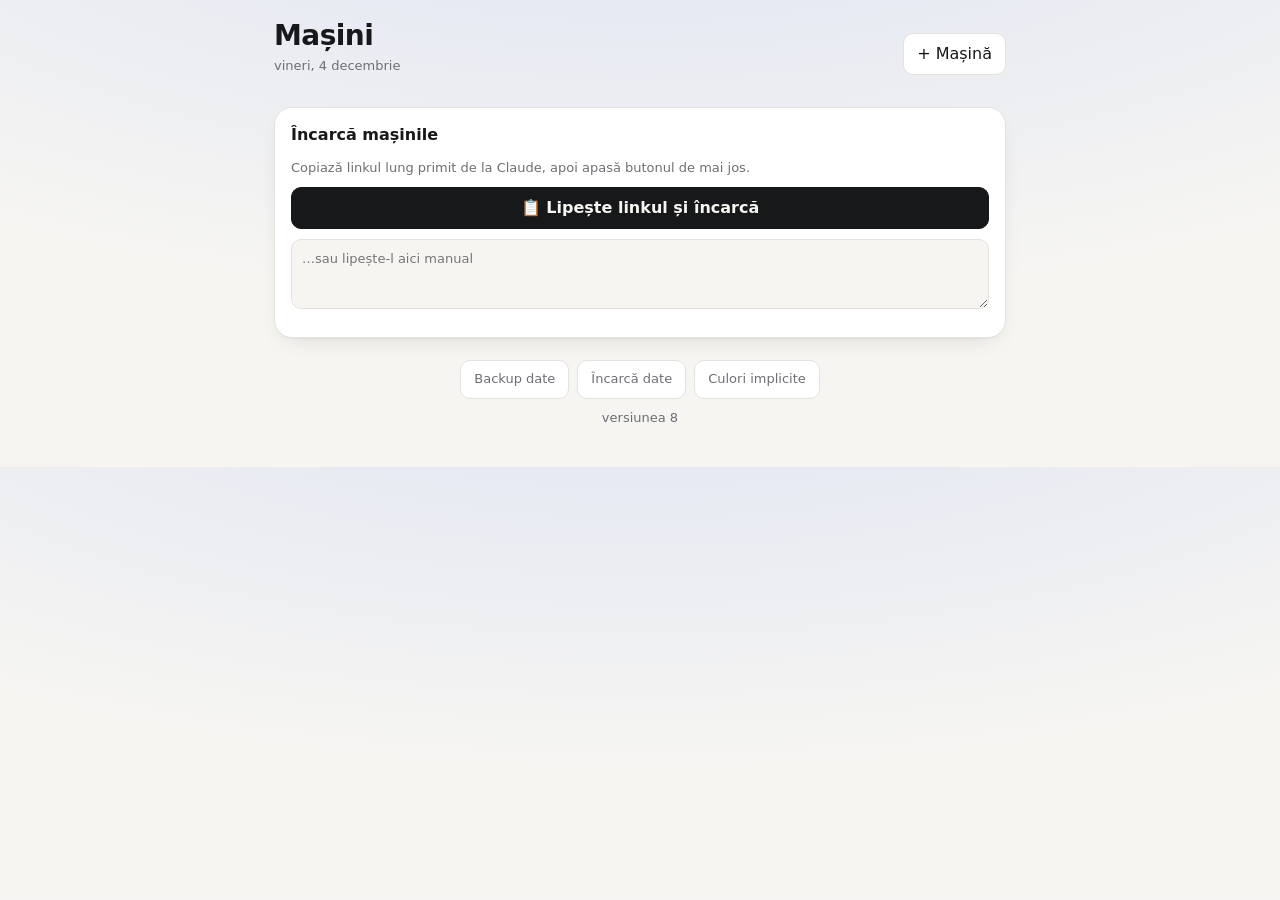
<file: index.html>
<!DOCTYPE html>
<html lang="ro">
<head>
<meta charset="utf-8">
<meta name="viewport" content="width=device-width, initial-scale=1, viewport-fit=cover">
<title>Mașini</title>
<meta name="apple-mobile-web-app-capable" content="yes">
<meta name="mobile-web-app-capable" content="yes">
<meta name="apple-mobile-web-app-status-bar-style" content="black-translucent">
<meta name="apple-mobile-web-app-title" content="Mașini">
<meta name="theme-color" content="#17181a">
<link rel="apple-touch-icon" href="icon-180.png">
<link rel="icon" href="icon-180.png">
<link rel="manifest" href="manifest.webmanifest">
<style>
  :root{
    --bg:#f6f5f2; --card:#fff; --ink:#17181a; --mut:#6d6f74; --line:#e4e2dc;
    --red:#c2321f; --redbg:#fbe9e5; --amb:#a66300; --ambbg:#fdf1dc; --ok:#2d6a3e; --okbg:#e7f2ea; --r:14px;
  }
  @media (prefers-color-scheme:dark){
    :root{--bg:#121314;--card:#1c1d1f;--ink:#ecebe8;--mut:#9a9ca1;--line:#2c2d30;
      --red:#ff7a66;--redbg:#3a1d18;--amb:#f2b453;--ambbg:#33280f;--ok:#7fcf93;--okbg:#17291c;}
  }
  *{box-sizing:border-box;-webkit-tap-highlight-color:transparent}
  body{margin:0;background:var(--bg);color:var(--ink);font:16px/1.4 -apple-system,BlinkMacSystemFont,"SF Pro Text",Inter,system-ui,sans-serif;-webkit-font-smoothing:antialiased}
  .wrap{max-width:760px;margin:0 auto;padding:calc(16px + env(safe-area-inset-top)) 14px calc(40px + env(safe-area-inset-bottom))}
  header{display:flex;align-items:flex-end;justify-content:space-between;gap:12px;margin-bottom:16px}
  h1{font-size:28px;letter-spacing:-.02em;margin:0}
  .sub{color:var(--mut);font-size:13px;margin-top:2px}
  button{font:inherit;cursor:pointer;border-radius:10px;border:1px solid var(--line);background:var(--card);color:var(--ink);padding:9px 13px}
  button.pri{background:var(--ink);color:var(--bg);border-color:var(--ink);font-weight:600}
  .urg{background:var(--card);border:1px solid var(--line);border-radius:var(--r);padding:12px 14px;margin-bottom:16px}
  .urg h2{font-size:12px;text-transform:uppercase;letter-spacing:.06em;color:var(--mut);margin:0 0 6px;font-weight:600}
  .urg ul{list-style:none;margin:0;padding:0}
  .urg li{display:flex;justify-content:space-between;align-items:center;gap:10px;padding:7px 0;border-top:1px solid var(--line);font-size:15px}
  .urg li:first-child{border-top:0}
  .plate{font-family:ui-monospace,"SF Mono",Menlo,monospace;font-weight:700;letter-spacing:.02em}
  .grid{display:grid;gap:14px}
  .car{background:var(--card);border:1px solid var(--line);border-radius:var(--r);overflow:hidden}
  .car-h{display:flex;align-items:center;padding:14px 14px 8px}
  .car-h .plate{font-size:17px;border:1.5px solid var(--ink);border-radius:6px;padding:1px 8px}
  .car-h .nm{color:var(--mut);font-size:15px;margin-left:10px}
  .vin{font-family:ui-monospace,Menlo,monospace;font-size:11px;color:var(--mut);padding:0 14px 8px}
  .row{display:grid;grid-template-columns:84px 1fr auto;align-items:center;gap:10px;padding:12px 14px;border-top:1px solid var(--line);cursor:pointer}
  .row:active{background:color-mix(in srgb,var(--ink) 5%,transparent)}
  .row .k{font-weight:600;font-size:15px}
  .row .v{font-size:15px}
  .row .n{color:var(--mut);font-size:12px}
  .pill{font-size:12px;font-weight:600;padding:3px 9px;border-radius:999px;white-space:nowrap}
  .p-red{background:var(--redbg);color:var(--red)} .p-amb{background:var(--ambbg);color:var(--amb)}
  .p-ok{background:var(--okbg);color:var(--ok)} .p-mut{background:color-mix(in srgb,var(--ink) 7%,transparent);color:var(--mut)}
  .ed{padding:12px 14px 14px;border-top:1px dashed var(--line);display:grid;gap:10px;background:color-mix(in srgb,var(--ink) 2%,transparent)}
  .ed label{display:grid;gap:4px;font-size:12px;color:var(--mut)}
  .ed input{font:inherit;font-size:16px;color:var(--ink);background:var(--card);border:1px solid var(--line);border-radius:9px;padding:9px 10px;width:100%;min-width:0}
  .two{display:grid;grid-template-columns:1fr 1fr;gap:10px}
  .acts{display:flex;gap:8px;justify-content:flex-end;flex-wrap:wrap}
  .chk{display:flex!important;align-items:center;gap:8px!important;color:var(--ink)!important;font-size:14px!important}
  .chk input{width:auto}
  .msg{font-size:13px;color:var(--ok)}
  .state{color:var(--mut);text-align:center;padding:30px 0}
  .foot{display:flex;gap:8px;justify-content:center;flex-wrap:wrap;margin-top:22px}
  .foot button{font-size:13px;color:var(--mut)}
  .sheet{position:fixed;inset:0;background:rgba(0,0,0,.4);display:none;align-items:flex-end;justify-content:center;z-index:9}
  .sheet.on{display:flex}
  .sheet .box{background:var(--card);border-radius:18px 18px 0 0;padding:18px 16px calc(18px + env(safe-area-inset-bottom));width:100%;max-width:520px;display:grid;gap:10px}
  .sheet input,.sheet textarea{font:inherit;font-size:16px;color:var(--ink);background:var(--bg);border:1px solid var(--line);border-radius:9px;padding:9px 10px;width:100%}
  .sheet textarea{min-height:110px;font-family:ui-monospace,Menlo,monospace;font-size:12px}

  /* ---- v2 look ---- */
  body{background:radial-gradient(1200px 500px at 50% -200px, color-mix(in srgb,#3b6cf6 14%,var(--bg)), var(--bg))}
  .tiles{display:grid;grid-template-columns:repeat(3,1fr);gap:10px;margin-bottom:16px}
  .tile{background:var(--card);border:1px solid var(--line);border-radius:14px;padding:12px;display:grid;gap:2px}
  .tile b{font-size:26px;line-height:1;letter-spacing:-.02em}
  .tile span{font-size:12px;color:var(--mut)}
  .tile.t-red b{color:var(--red)} .tile.t-amb b{color:var(--amb)} .tile.t-ok b{color:var(--ok)}
  .car{border-radius:18px;box-shadow:0 1px 0 rgba(0,0,0,.02),0 8px 24px -12px rgba(0,0,0,.18)}
  .hero{position:relative;height:160px;overflow:hidden;display:flex;align-items:flex-end;background:var(--g)}
  .hero img.ph{position:absolute;inset:0;width:100%;height:100%;object-fit:cover}
  .hero svg.sil{position:absolute;right:-10px;bottom:4px;width:62%;height:auto;opacity:.95}
  .hero::after{content:"";position:absolute;inset:0;background:linear-gradient(90deg,rgba(0,0,0,.45),rgba(0,0,0,0) 55%)}
  .hero .hc{position:relative;z-index:1;padding:12px 14px;display:flex;align-items:flex-end;justify-content:space-between;width:100%;gap:10px}
  .hero .nm2{color:#fff;font-weight:700;font-size:19px;letter-spacing:-.01em;text-shadow:0 1px 8px rgba(0,0,0,.35)}
  .hero .nx{color:rgba(255,255,255,.88);font-size:12.5px;margin-top:2px}
  .rplate{display:inline-flex;align-items:stretch;background:#fff;border:1.5px solid #111;border-radius:5px;overflow:hidden;font-family:ui-monospace,"SF Mono",Menlo,monospace;font-weight:800;color:#111;font-size:15px;box-shadow:0 2px 8px rgba(0,0,0,.25)}
  .rplate i{background:#0b3fa8;color:#fff;font-style:normal;font-size:8px;display:flex;flex-direction:column;align-items:center;justify-content:flex-end;padding:2px 3px 2px;font-weight:700;gap:1px}
  .rplate i::before{content:"★";color:#ffd400;font-size:8px;line-height:1}
  .rplate em{font-style:normal;padding:3px 7px;letter-spacing:.04em}
  .cam{position:absolute;top:10px;right:10px;z-index:2;background:rgba(0,0,0,.35);color:#fff;border:0;border-radius:999px;width:34px;height:34px;padding:0;font-size:16px;backdrop-filter:blur(6px);-webkit-backdrop-filter:blur(6px)}
  .vin{padding:10px 14px 4px}
  .row .k{display:flex;align-items:center;gap:8px}
  .row .k .ic{width:28px;height:28px;border-radius:8px;display:grid;place-items:center;font-size:15px;background:color-mix(in srgb,var(--ink) 6%,transparent)}
  .row{grid-template-columns:112px 1fr auto}
  .bar{height:4px;border-radius:4px;background:color-mix(in srgb,var(--ink) 8%,transparent);margin-top:6px;overflow:hidden}
  .bar>b{display:block;height:100%;border-radius:4px}

  .hero.toonbg{background:linear-gradient(180deg,#bfe0ff,#e9f4ff 70%)}
  .hero.toonbg::after{background:linear-gradient(90deg,rgba(255,255,255,.75),rgba(255,255,255,0) 50%)}
  .hero.toonbg .nm2{color:#14161a;text-shadow:none}
  .hero.toonbg .nx{color:#3d4249}
  .hero svg.scene{position:absolute;inset:0;width:100%;height:100%}
  .hero svg.toon{position:absolute;right:-4px;bottom:-2px;width:66%;max-width:330px;height:auto;filter:drop-shadow(0 4px 6px rgba(0,0,0,.12))}
  .hbtns{position:absolute;top:10px;right:10px;z-index:2;display:flex;gap:6px}
  .hbtns .cam{position:static}
  .hero.toonbg .cam{background:rgba(255,255,255,.7);color:#111}
</style>
</head>
<body>
<div class="wrap">
  <header>
    <div><h1>Mașini</h1><div class="sub" id="sub">RCA · ITP · Rovinietă · Ulei</div></div>
    <button id="addBtn">+ Mașină</button>
  </header>
  <div class="tiles" id="tiles"></div>
  <section class="urg" id="urg" hidden><h2>Urmează</h2><ul id="urgList"></ul></section>
  <div class="grid" id="cars"></div>
  <div class="foot">
    <button id="expBtn">Backup date</button>
    <button id="impBtn">Încarcă date</button>
    <button id="resetCol">Culori implicite</button>
  </div>
  <div class="sub" style="text-align:center;margin-top:10px">versiunea 8</div>
  <div style="display:none">
  </div>
</div>

<input type="file" id="photoIn" accept="image/*" hidden>
<input type="color" id="colorIn" style="position:fixed;left:-100px;top:0;opacity:0">
<div class="sheet" id="addSheet"><form class="box" id="addForm">
  <strong>Adaugă mașină</strong>
  <input name="plate" placeholder="Nr. înmatriculare" required autocapitalize="characters">
  <input name="name" placeholder="Denumire (ex. VW Golf)" required>
  <input name="vin" placeholder="Serie șasiu (opțional)" autocapitalize="characters">
  <div class="acts"><button type="button" data-close>Renunță</button><button class="pri">Adaugă</button></div>
</form></div>

<div class="sheet" id="ioSheet"><div class="box">
  <strong id="ioTitle">Date</strong>
  <div class="sub" id="ioHint"></div>
  <textarea id="ioText"></textarea>
  <div class="acts"><button data-close>Închide</button><button class="pri" id="ioAct">OK</button></div>
</div></div>

<script>
const KEY = 'masini.v1';
const ITEMS = [{key:'rca',label:'RCA'},{key:'itp',label:'ITP'},{key:'rov',label:'Rovinietă'},{key:'ulei',label:'Ulei'}];
let cars = [], openEd = null;

const $ = s => document.querySelector(s);
const esc = s => String(s ?? '').replace(/[&<>"]/g, c => ({'&':'&amp;','<':'&lt;','>':'&gt;','"':'&quot;'}[c]));
const today = () => { const d = new Date(); d.setHours(0,0,0,0); return d; };
const parse = s => s ? new Date(s + 'T00:00:00') : null;
const fmt = s => { const d = parse(s); return d ? d.toLocaleDateString('ro-RO',{day:'2-digit',month:'2-digit',year:'numeric'}) : '—'; };
const daysLeft = s => { const d = parse(s); return d ? Math.round((d - today())/86400000) : null; };
const ymd = d => `${d.getFullYear()}-${String(d.getMonth()+1).padStart(2,'0')}-${String(d.getDate()).padStart(2,'0')}`;
const addMonths = (s, m) => { const d = parse(s); if(!d) return ''; d.setMonth(d.getMonth() + Number(m||12)); return ymd(d); };


const ICON = {rca:'🛡️', itp:'🔧', rov:'🛣️', ulei:'🛢️'};
const GRAD = {
  sedan:'linear-gradient(135deg,#1f2a44,#3d5a96)',
  suv:'linear-gradient(135deg,#2f3b22,#6b7a3a)',
  hatch:'linear-gradient(135deg,#0f4c4c,#2a9d8f)',
  city:'linear-gradient(135deg,#5a1f3d,#c0506d)',
  trailer:'linear-gradient(135deg,#3a3a3a,#7a7a7a)'
};
const W = '#f5f5f2', D = 'rgba(0,0,0,.55)';
const wheel = (x,y,r) => `<circle cx="${x}" cy="${y}" r="${r}" fill="#1a1a1a"/><circle cx="${x}" cy="${y}" r="${r*.55}" fill="#bfc3c9"/><circle cx="${x}" cy="${y}" r="${r*.18}" fill="#555"/>`;
const SIL = {
  sedan:`<svg class="sil" viewBox="0 0 300 110"><ellipse cx="150" cy="100" rx="135" ry="6" fill="${D}" opacity=".4"/><path d="M18 78 Q20 60 45 56 L92 50 Q115 28 150 26 L190 26 Q215 28 238 50 L270 56 Q288 60 288 78 L288 86 L18 86 Z" fill="${W}"/><path d="M104 50 Q122 33 150 32 L170 32 L170 50 Z M178 32 L190 32 Q210 34 226 50 L178 50 Z" fill="#9fb3d1"/>${wheel(70,86,17)}${wheel(232,86,17)}</svg>`,
  suv:`<svg class="sil" viewBox="0 0 300 120"><ellipse cx="150" cy="110" rx="130" ry="6" fill="${D}" opacity=".4"/><path d="M30 88 L30 50 Q30 40 40 38 L70 36 L88 16 L200 16 Q212 16 216 26 L224 40 L262 44 Q276 46 276 60 L276 88 Z" fill="${W}"/><path d="M96 22 L140 22 L140 40 L84 40 Z M148 22 L196 22 Q204 22 207 30 L212 40 L148 40 Z" fill="#b9c79a"/><rect x="18" y="56" width="14" height="22" rx="3" fill="#d9d9d4"/><rect x="40" y="10" width="140" height="5" rx="2" fill="#2a2a2a"/>${wheel(78,92,21)}${wheel(228,92,21)}</svg>`,
  hatch:`<svg class="sil" viewBox="0 0 300 110"><ellipse cx="150" cy="100" rx="125" ry="6" fill="${D}" opacity=".4"/><path d="M30 80 Q30 62 52 58 L90 52 Q112 28 150 26 L210 28 Q236 30 250 56 L268 62 Q276 66 276 80 L276 86 L30 86 Z" fill="${W}"/><path d="M102 50 Q120 34 150 33 L172 33 L172 50 Z M180 33 L208 34 Q226 36 236 50 L180 50 Z" fill="#9fd6cf"/>${wheel(78,86,17)}${wheel(232,86,17)}</svg>`,
  city:`<svg class="sil" viewBox="0 0 300 120"><ellipse cx="160" cy="110" rx="95" ry="6" fill="${D}" opacity=".4"/><path d="M80 92 Q76 70 92 62 L110 30 Q118 18 140 18 L190 18 Q214 20 226 44 L238 64 Q246 72 244 92 Z" fill="${W}"/><path d="M118 30 Q124 24 140 24 L160 24 L160 52 L106 52 Z M168 24 L188 24 Q204 26 214 44 L218 52 L168 52 Z" fill="#e2a8b8"/><rect x="160" y="18" width="8" height="74" fill="#2a2a2a" opacity=".8"/>${wheel(110,94,16)}${wheel(212,94,16)}</svg>`,
  trailer:`<svg class="sil" viewBox="0 0 300 110"><ellipse cx="160" cy="100" rx="110" ry="6" fill="${D}" opacity=".4"/><rect x="70" y="40" width="180" height="40" rx="4" fill="${W}"/><rect x="70" y="40" width="180" height="8" fill="#cfcfcb"/><path d="M70 70 L20 74 L20 78 L70 78 Z" fill="#2a2a2a"/><circle cx="18" cy="76" r="5" fill="#2a2a2a"/>${wheel(160,86,16)}</svg>`
};

const OUT = '#1b1b1b';
const tire = (x,y,r) => `<g><circle cx="${x}" cy="${y}" r="${r}" fill="#262626" stroke="${OUT}" stroke-width="4"/><circle cx="${x}" cy="${y}" r="${r*.52}" fill="#d9dce1" stroke="${OUT}" stroke-width="3"/><circle cx="${x}" cy="${y}" r="${r*.16}" fill="#6b6f76"/></g>`;
const shade = (hex, f) => { const n = parseInt(hex.slice(1),16); let r=n>>16, g=n>>8&255, b=n&255; const m = v => Math.max(0,Math.min(255,Math.round(f<0? v*(1+f) : v+(255-v)*f))); return '#' + [m(r),m(g),m(b)].map(v=>v.toString(16).padStart(2,'0')).join(''); };
const GLASS = '#bfe0ff';
function modelOf(c){
  const n = (c.name||'').toLowerCase();
  if (/audi/.test(n)) return 'a4';
  if (/samurai/.test(n)) return 'samurai';
  if (/spring/.test(n)) return 'spring';
  if (/smart/.test(n)) return 'smart';
  if (/remorc|trailer/.test(n)) return 'trailer';
  return 'a4';
}
const MCOL = {a4:'#8d939b', samurai:'#c8312b', spring:'#2f6fd0', smart:'#2b2d32', trailer:'#b7bcc2'};
function toon(c){
  const C = c.color || MCOL[modelOf(c)] || '#c9ccd1', L = shade(C,.35), Dk = shade(C,-.35);
  const sw = `stroke="${OUT}" stroke-width="4" stroke-linejoin="round"`;
  const shine = d => `<path d="${d}" fill="#fff" opacity=".35"/>`;
  const m = modelOf(c);
  let g = '';
  if (m === 'a4') g = `
    <ellipse cx="155" cy="146" rx="138" ry="7" fill="#000" opacity=".15"/>
    <path d="M18 122 L18 100 Q20 91 32 90 L82 86 Q104 60 142 56 L182 56 Q207 58 224 84 L272 90 Q289 94 290 110 L290 122 Q290 128 282 128 L26 128 Q18 128 18 122 Z" fill="${C}" ${sw}/>
    ${shine('M30 96 L82 92 L80 98 L30 101 Z')}
    <path d="M94 84 Q110 64 142 62 L150 62 L150 84 Z" fill="${GLASS}" ${sw}/>
    <path d="M158 62 L180 62 Q200 64 214 84 L158 84 Z" fill="${GLASS}" ${sw}/>
    <path d="M154 86 L154 124" stroke="${Dk}" stroke-width="3"/>
    <path d="M276 100 L290 98 L290 120 L278 118 Z" fill="#2a2a2a" ${sw}/>
    <path d="M262 92 L284 95 L280 101 L262 99 Z" fill="#fff6c8" ${sw}/>
    <rect x="18" y="96" width="9" height="8" rx="2" fill="#e33b2e" stroke="${OUT}" stroke-width="3"/>
    <rect x="128" y="96" width="14" height="4" rx="2" fill="${Dk}"/><rect x="186" y="96" width="14" height="4" rx="2" fill="${Dk}"/>
    ${tire(70,128,22)}${tire(238,128,22)}`;
  if (m === 'samurai') g = `
    <ellipse cx="160" cy="150" rx="130" ry="7" fill="#000" opacity=".15"/>
    <rect x="96" y="20" width="98" height="8" rx="3" fill="#2a2a2a" ${sw}/>
    ${[108,124,140,156,172].map(x=>`<circle cx="${x}" cy="24" r="2.6" fill="#fff8b0"/>`).join('')}
    <path d="M44 114 L44 76 Q44 68 52 68 L78 68 L84 40 Q86 34 94 34 L196 34 Q204 34 206 42 L212 68 L262 72 Q274 73 274 86 L274 114 Q274 120 266 120 L52 120 Q44 120 44 114 Z" fill="${C}" ${sw}/>
    ${shine('M56 76 L78 74 L77 80 L56 82 Z')}
    <path d="M92 42 L140 42 L140 68 L86 68 Z" fill="${GLASS}" ${sw}/>
    <path d="M148 42 L196 42 L202 68 L148 68 Z" fill="${GLASS}" ${sw}/>
    <path d="M100 76 L196 76 M100 76 L100 112 M196 76 L196 112 M100 112 L196 112" stroke="${Dk}" stroke-width="5" fill="none" stroke-linecap="round"/>
    <circle cx="36" cy="90" r="17" fill="#262626" ${sw}/><circle cx="36" cy="90" r="8" fill="#555"/>
    <circle cx="266" cy="84" r="7" fill="#fff6c8" stroke="${OUT}" stroke-width="3"/>
    <rect x="262" y="104" width="22" height="9" rx="2" fill="#2a2a2a" ${sw}/>
    <path d="M64 120 Q86 92 110 120" fill="#2a2a2a"/><path d="M206 120 Q228 92 252 120" fill="#2a2a2a"/>
    ${tire(86,128,26)}${tire(228,128,26)}`;
  if (m === 'spring') g = `
    <ellipse cx="158" cy="146" rx="126" ry="7" fill="#000" opacity=".15"/>
    <rect x="112" y="48" width="86" height="5" rx="2" fill="#2a2a2a"/>
    <path d="M38 120 Q36 100 52 96 L82 92 Q104 60 142 56 L196 56 Q222 58 236 78 L262 90 Q277 94 277 110 L277 120 Q277 128 268 128 L46 128 Q38 128 38 120 Z" fill="${C}" ${sw}/>
    ${shine('M52 100 L84 96 L82 102 L52 105 Z')}
    <path d="M96 86 Q112 64 142 62 L162 62 L162 86 Z" fill="${GLASS}" ${sw}/>
    <path d="M170 62 L194 62 Q214 64 226 86 L170 86 Z" fill="${GLASS}" ${sw}/>
    <path d="M58 128 Q84 94 110 128 Z" fill="#2a2a2a"/><path d="M206 128 Q232 94 258 128 Z" fill="#2a2a2a"/>
    <path d="M40 116 L276 116" stroke="#2a2a2a" stroke-width="6"/>
    <path d="M256 92 L274 98 L270 104 L254 100 Z" fill="#fff6c8" ${sw}/>
    <text x="150" y="108" font-size="11" font-weight="800" fill="${Dk}" font-family="system-ui">⚡</text>
    ${tire(84,128,20)}${tire(232,128,20)}`;
  if (m === 'smart') g = `
    <ellipse cx="160" cy="146" rx="90" ry="7" fill="#000" opacity=".15"/>
    <path d="M90 126 Q80 126 80 118 L80 94 Q82 82 96 80 L110 40 Q116 30 132 30 L184 30 Q208 32 218 60 L228 86 Q238 90 238 106 L238 118 Q238 126 230 126 Z" fill="${C}" ${sw}/>
    <path d="M112 36 Q118 31 132 31 L184 31 Q200 33 208 46 L114 46 Z" fill="#2a2a2a"/>
    <path d="M104 80 L116 40 Q120 34 132 34 L182 34 M170 36 L170 122" stroke="#c9ccd1" stroke-width="9" fill="none" stroke-linecap="round"/>
    <path d="M104 80 L116 40 Q120 34 132 34 L182 34 M170 36 L170 122" stroke="${OUT}" stroke-width="2" fill="none" opacity=".5"/>
    <path d="M122 50 L162 50 L162 74 L112 74 Z" fill="${GLASS}" ${sw}/>
    <path d="M178 50 L192 50 Q204 52 210 74 L178 74 Z" fill="${GLASS}" ${sw}/>
    ${shine('M90 92 L104 90 L103 96 L90 98 Z')}
    <path d="M222 90 L236 96 L232 102 L220 98 Z" fill="#fff6c8" ${sw}/>
    <rect x="80" y="98" width="7" height="10" rx="2" fill="#e33b2e" stroke="${OUT}" stroke-width="3"/>
    ${tire(110,126,19)}${tire(210,126,19)}`;
  if (m === 'trailer') g = `
    <ellipse cx="168" cy="146" rx="110" ry="7" fill="#000" opacity=".15"/>
    <path d="M78 112 L22 116 L22 122 L78 122 Z" fill="#2a2a2a" ${sw}/>
    <circle cx="20" cy="119" r="7" fill="#2a2a2a" ${sw}/>
    <rect x="76" y="70" width="186" height="50" rx="5" fill="${C}" ${sw}/>
    <rect x="76" y="70" width="186" height="10" rx="4" fill="${L}" ${sw}/>
    ${[110,150,190,230].map(x=>`<path d="M${x} 84 L${x} 116" stroke="${Dk}" stroke-width="3"/>`).join('')}
    <path d="M140 120 Q168 90 196 120" fill="#2a2a2a" ${sw}/>
    <rect x="256" y="96" width="8" height="10" rx="2" fill="#e33b2e" stroke="${OUT}" stroke-width="3"/>
    ${tire(168,128,20)}`;
  return `<svg class="toon" viewBox="0 0 300 160" aria-hidden="true">${g}</svg>`;
}
function scene(c){
  const m = modelOf(c);
  const hills = m==='samurai'
    ? `<path d="M0 120 L60 60 L100 95 L150 40 L210 100 L250 70 L300 110 L300 160 L0 160 Z" fill="#9db4a0"/><path d="M150 40 L165 55 L150 52 L138 56 Z" fill="#fff"/>`
    : `<path d="M0 118 Q80 80 160 110 T300 100 L300 160 L0 160 Z" fill="#b9d7b0"/>`;
  return `<svg class="scene" viewBox="0 0 300 160" preserveAspectRatio="xMidYMid slice" aria-hidden="true"><circle cx="196" cy="30" r="14" fill="#ffe08a"/>${hills}<rect x="0" y="138" width="300" height="22" fill="#8b9096"/><path d="M0 149 L300 149" stroke="#fff" stroke-width="2" stroke-dasharray="14 12" opacity=".8"/></svg>`;
}

function typeOf(c){
  if (c.type) return c.type;
  const n = (c.name||'').toLowerCase();
  if (/remorc|trailer/.test(n)) return 'trailer';
  if (/samurai|jimny|4x4|suv|duster|jeep/.test(n)) return 'suv';
  if (/smart|up!|twingo|panda/.test(n)) return 'city';
  if (/spring|golf|polo|clio|sandero|hatch/.test(n)) return 'hatch';
  return 'sedan';
}
const fmtPlate = p => String(p||'').replace(/^([A-Z]{1,2})(\d{2,3})([A-Z]{3})$/, '$1 $2 $3');
function nextOf(c){
  let best = null;
  for (const {key,label} of ITEMS){ const it=c[key]||{}; if (it.na) continue; const d=dueOf(c,key); if(!d) continue; const n=daysLeft(d); if(!best||n<best.n) best={n,label}; }
  if (!best) return '';
  return best.n < 0 ? `${best.label} expirat de ${-best.n} zile` : best.n === 0 ? `${best.label} expiră azi` : `Următorul: ${best.label} în ${best.n} zile`;
}
async function setPhoto(id, file){
  const img = new Image(); const url = URL.createObjectURL(file);
  await new Promise((r,j)=>{ img.onload=r; img.onerror=j; img.src=url; });
  const W = 900, sc = Math.min(1, W/img.width), cv = document.createElement('canvas');
  cv.width = Math.round(img.width*sc); cv.height = Math.round(img.height*sc);
  cv.getContext('2d').drawImage(img,0,0,cv.width,cv.height); URL.revokeObjectURL(url);
  const c = cars.find(x=>x.id===id); c.photo = cv.toDataURL('image/jpeg', .72);
  try{ save(); }catch(_){}
  render();
}
let photoFor = null, colorFor = null;

function load(){ try{ cars = JSON.parse(localStorage.getItem(KEY) || '[]'); }catch(_){ cars = []; } cars.sort((a,b)=>(a.order||0)-(b.order||0)); }
function save(){ try{ localStorage.setItem(KEY, JSON.stringify(cars)); }catch(_){ } }
function b64d(s){ s = s.replace(/-/g,'+').replace(/_/g,'/'); while(s.length%4) s+='='; return decodeURIComponent(escape(atob(s))); }
function b64e(s){ return btoa(unescape(encodeURIComponent(s))).replace(/\+/g,'-').replace(/\//g,'_').replace(/=+$/,''); }

// import from link #import=<base64> — only when this app has no data yet.
// The hash is kept so "Add to Home Screen" carries it (iOS home-screen apps have separate storage from Safari).
if (location.hash.startsWith('#import=')){
  let has = false; try{ has = JSON.parse(localStorage.getItem(KEY) || '[]').length > 0; }catch(_){}
  if (!has){ try{ const data = JSON.parse(b64d(location.hash.slice(8))); if (Array.isArray(data)) localStorage.setItem(KEY, JSON.stringify(data)); }catch(_){} }
}
load();

const dueOf = (c,k) => { const it = c[k]||{}; return k==='ulei' ? (it.last ? addMonths(it.last, it.months||12) : '') : (it.until||''); };
function pill(c,k){
  const it = c[k]||{};
  if (it.na) return '<span class="pill p-mut">nu e cazul</span>';
  const d = dueOf(c,k); if (!d) return '<span class="pill p-mut">lipsă</span>';
  const n = daysLeft(d);
  if (n < 0) return `<span class="pill p-red">expirat ${-n} z</span>`;
  if (n === 0) return '<span class="pill p-red">azi</span>';
  if (n <= 7) return `<span class="pill p-red">${n} zile</span>`;
  if (n <= 30) return `<span class="pill p-amb">${n} zile</span>`;
  return `<span class="pill p-ok">${n} zile</span>`;
}
function detail(c,k){
  const it = c[k]||{};
  if (k==='ulei'){
    if (it.na) return `<div><div class="v">—</div>${it.note?`<div class="n">${esc(it.note)}</div>`:''}</div>`;
    if (!it.last) return '<div class="v">—</div>';
    const nextKm = it.km && it.kmInterval ? ` sau ${(+it.km + +it.kmInterval).toLocaleString('ro-RO')} km` : '';
    return `<div><div class="v">următorul ${fmt(dueOf(c,k))}${nextKm}</div><div class="n">schimbat ${fmt(it.last)}${it.km?' · '+(+it.km).toLocaleString('ro-RO')+' km':''}</div></div>`;
  }
  return `<div><div class="v">${(it.na||!it.until)?'—':'până la '+fmt(it.until)}</div>${it.note?`<div class="n">${esc(it.note)}</div>`:''}</div>`;
}
function editor(c,k){
  const it = c[k]||{};
  const cal = `<button data-cal>📅 Pune în calendar</button>`;
  if (k==='ulei') return `<div class="ed" data-ed>
    <div class="two">
      <label>Ultimul schimb<input type="date" name="last" value="${esc(it.last||'')}"></label>
      <label>Km atunci<input type="number" inputmode="numeric" name="km" value="${esc(it.km||'')}"></label>
      <label>Interval (luni)<input type="number" inputmode="numeric" name="months" value="${esc(it.months||12)}"></label>
      <label>Interval (km)<input type="number" inputmode="numeric" name="kmInterval" value="${esc(it.kmInterval||'')}" placeholder="10000"></label>
    </div>
    <label class="chk"><input type="checkbox" name="na" ${it.na?'checked':''}> Nu e cazul</label>
    <div class="msg"></div>
    <div class="acts"><button data-x>Închide</button>${cal}<button class="pri" data-save>Salvează</button></div></div>`;
  return `<div class="ed" data-ed>
    <div class="two">
      <label>Valabil până la<input type="date" name="until" value="${esc(it.until||'')}"></label>
      <label>Notă<input name="note" value="${esc(it.note||'')}"></label>
    </div>
    <label class="chk"><input type="checkbox" name="na" ${it.na?'checked':''}> Nu e cazul</label>
    <div class="msg"></div>
    <div class="acts"><button data-x>Închide</button>${cal}<button class="pri" data-save>Salvează</button></div></div>`;
}

function render(){
  const s = new Date().toLocaleDateString('ro-RO',{weekday:'long',day:'numeric',month:'long'});
  $('#sub').textContent = cars.length ? `${cars.length} vehicule · ${s}` : s;
  const box = $('#cars');
  if (!cars.length){
    box.innerHTML = `<div class="car" style="padding:16px;display:grid;gap:10px">
      <strong>Încarcă mașinile</strong>
      <div class="sub">Copiază linkul lung primit de la Claude, apoi apasă butonul de mai jos.</div>
      <button class="pri" id="codeBtn">📋 Lipește linkul și încarcă</button>
      <textarea id="codeIn" placeholder="…sau lipește-l aici manual" style="font:inherit;font-size:13px;min-height:70px;padding:10px;border:1px solid var(--line);border-radius:10px;background:var(--bg);color:var(--ink)"></textarea>
      <div class="sub" id="codeMsg"></div></div>`;
    $('#codeBtn').onclick = async () => {
      let t = $('#codeIn').value.trim();
      if (!t){ try{ t = (await navigator.clipboard.readText()).trim(); }catch(_){ } }
      importText(t);
    };
    $('#codeIn').oninput = () => { if ($('#codeIn').value.includes('#import=')) importText($('#codeIn').value.trim()); };
    $('#urg').hidden = true; return;
  }
  box.innerHTML = cars.map(c => {
    const nx = nextOf(c);
    const t = typeOf(c);
    return `
    <article class="car" data-id="${esc(c.id)}">
      <div class="hero ${c.photo?'':'toonbg'}" style="--g:${GRAD[t]}">
        ${c.photo ? `<img class="ph" src="${c.photo}" alt="">` : scene(c) + toon(c)}
        <div class="hbtns"><button class="cam" data-color title="Culoare">🎨</button><button class="cam" data-photo title="Poză">📷</button>${c.photo?'<button class="cam" data-unphoto title="Desen">✏️</button>':''}</div>
        <div class="hc">
          <div><span class="rplate"><i>RO</i><em>${esc(fmtPlate(c.plate))}</em></span><div class="nm2" style="margin-top:8px">${esc(c.name)}</div><div class="nx">${nx ? esc(nx) : 'totul în regulă'}</div></div>
        </div>
      </div>
      ${c.vin?`<div class="vin">VIN ${esc(c.vin)}</div>`:''}
      ${ITEMS.map(({key,label}) => `<div class="row" data-k="${key}"><div class="k"><span class="ic">${ICON[key]}</span>${label}</div>${detail(c,key)}${pill(c,key)}</div>
        ${openEd && openEd.id===c.id && openEd.key===key ? editor(c,key) : ''}`).join('')}
    </article>`;}).join('');
  // tiles
  let nr=0, na=0, nok=0;
  for (const c of cars) for (const {key} of ITEMS){ const it=c[key]||{}; if(it.na) continue; const d=dueOf(c,key); if(!d) continue; const n=daysLeft(d); if(n<=7) nr++; else if(n<=30) na++; else nok++; }
  $('#tiles').innerHTML = `<div class="tile t-red"><b>${nr}</b><span>urgente (≤7 zile)</span></div><div class="tile t-amb"><b>${na}</b><span>luna asta</span></div><div class="tile t-ok"><b>${nok}</b><span>în regulă</span></div>`;
  const u = [];
  for (const c of cars) for (const {key,label} of ITEMS){
    const it = c[key]||{}; if (it.na) continue;
    const d = dueOf(c,key), n = d ? daysLeft(d) : null;
    if (n === null) u.push({c,label,n:9999,txt:'lipsă dată'});
    else if (n <= 30) u.push({c,label,n,txt: n<0?`expirat de ${-n} zile`: n===0?'azi':`în ${n} zile`});
  }
  u.sort((a,b)=>a.n-b.n);
  $('#urg').hidden = !u.length;
  $('#urgList').innerHTML = u.map(x => `<li><span><span class="plate">${esc(x.c.plate)}</span> · ${x.label}</span><span class="pill ${x.n<=7?'p-red':x.n<=30?'p-amb':'p-mut'}">${x.txt}</span></li>`).join('');
}

function readEd(ed){ return Object.fromEntries([...ed.querySelectorAll('input')].map(i => [i.name, i.type==='checkbox' ? i.checked : i.value.trim()])); }

function icsFor(c, k, due){
  const label = ITEMS.find(x=>x.key===k).label;
  const d = parse(due), e = new Date(d); e.setDate(e.getDate()+1);
  const D = x => ymd(x).replace(/-/g,'');
  const title = `🚗 ${k==='ulei'?'Schimb ulei':'Expiră '+label} – ${c.plate} (${c.name})`;
  const stamp = new Date().toISOString().replace(/[-:]/g,'').replace(/\.\d+Z$/,'Z');
  const alarm = t => `BEGIN:VALARM\r\nACTION:DISPLAY\r\nDESCRIPTION:${title}\r\nTRIGGER:${t}\r\nEND:VALARM\r\n`;
  return `BEGIN:VCALENDAR\r\nVERSION:2.0\r\nPRODID:-//Masini//RO\r\nBEGIN:VEVENT\r\nUID:${c.id}-${k}-${D(d)}@masini\r\nDTSTAMP:${stamp}\r\nDTSTART;VALUE=DATE:${D(d)}\r\nDTEND;VALUE=DATE:${D(e)}\r\nSUMMARY:${title}\r\nDESCRIPTION:${label} – ${fmt(due)}\r\nTRANSP:TRANSPARENT\r\n${alarm('-P28D')}${alarm('-P7D')}${alarm('-P1D')}END:VEVENT\r\nEND:VCALENDAR\r\n`;
}

document.addEventListener('click', e => {
  if (e.target.matches('[data-close]')){ e.target.closest('.sheet').classList.remove('on'); return; }
  if (e.target.matches('[data-color]')){ colorFor = e.target.closest('.car').dataset.id; const c = cars.find(x=>x.id===colorFor); $('#colorIn').value = c.color || MCOL[modelOf(c)] || '#c9ccd1'; $('#colorIn').click(); return; }
  if (e.target.matches('[data-unphoto]')){ const c = cars.find(x=>x.id===e.target.closest('.car').dataset.id); delete c.photo; save(); render(); return; }
  if (e.target.matches('[data-photo]')){ photoFor = e.target.closest('.car').dataset.id; $('#photoIn').value=''; $('#photoIn').click(); return; }
  const row = e.target.closest('.row'), car = e.target.closest('.car');
  if (row && car){ const id = car.dataset.id, key = row.dataset.k; openEd = (openEd && openEd.id===id && openEd.key===key) ? null : {id,key}; render(); return; }
  if (e.target.matches('[data-x]')){ openEd = null; render(); return; }
  if (e.target.matches('[data-save]') || e.target.matches('[data-cal]')){
    const ed = e.target.closest('[data-ed]'), c = cars.find(x=>x.id===car.dataset.id), k = openEd.key;
    c[k] = {...(c[k]||{}), ...readEd(ed)};
    save();
    const due = c[k].na ? '' : dueOf(c,k);
    if (e.target.matches('[data-cal]')){
      if (!due){ ed.querySelector('.msg').textContent = 'Pune întâi o dată.'; return; }
      const blob = new Blob([icsFor(c,k,due)], {type:'text/calendar'});
      const a = document.createElement('a'); a.href = URL.createObjectURL(blob); a.download = `${c.plate}-${k}.ics`;
      document.body.appendChild(a); a.click(); setTimeout(()=>{ URL.revokeObjectURL(a.href); a.remove(); }, 4000);
      ed.querySelector('.msg').textContent = 'Salvat. Apasă „Adaugă” în calendar.';
      return;
    }
    ed.querySelector('.msg').textContent = 'Salvat ✓';
    setTimeout(()=>{ openEd = null; render(); }, 600);
  }
});

$('#addBtn').onclick = () => $('#addSheet').classList.add('on');
$('#addForm').onsubmit = ev => {
  ev.preventDefault();
  const f = new FormData(ev.target);
  const plate = String(f.get('plate')).toUpperCase().replace(/\s+/g,'');
  const id = plate.replace(/[^A-Z0-9]/g,'') || ('car'+Date.now());
  if (cars.some(c=>c.id===id)) return;
  cars.push({id, plate, name:String(f.get('name')), vin:String(f.get('vin')||'').toUpperCase(), order:cars.length+1, rca:{}, itp:{}, rov:{}, ulei:{months:12}});
  save(); ev.target.reset(); $('#addSheet').classList.remove('on'); render();
};

$('#expBtn').onclick = () => {
  const link = location.origin + location.pathname + '#import=' + b64e(JSON.stringify(cars.map(({photo,...r})=>r)));
  $('#ioTitle').textContent = 'Backup date';
  $('#ioHint').textContent = 'Copiază linkul și păstrează-l (Notes). Deschis în Safari, refacе toate datele.';
  $('#ioText').value = link; $('#ioAct').textContent = 'Copiază';
  $('#ioAct').onclick = async () => { try{ await navigator.clipboard.writeText(link); $('#ioAct').textContent = 'Copiat ✓'; }catch(_){ $('#ioText').select(); } };
  $('#ioSheet').classList.add('on');
};
$('#impBtn').onclick = () => {
  $('#ioTitle').textContent = 'Încarcă date';
  $('#ioHint').textContent = 'Lipește linkul primit de la Claude (actualizare sau backup), sau apasă direct butonul.';
  $('#ioText').value = ''; $('#ioAct').textContent = '📋 Lipește și încarcă';
  $('#ioAct').onclick = async () => {
    let t = $('#ioText').value.trim();
    if (!t){ try{ t = (await navigator.clipboard.readText()).trim(); }catch(_){ } }
    if (importText(t)) $('#ioSheet').classList.remove('on'); else $('#ioHint').textContent = 'Cod invalid.';
  };
  $('#ioSheet').classList.add('on');
};

function applyPatch(t){
  const i = t.indexOf('#patch='); if (i < 0) return false;
  const p = JSON.parse(b64d(t.slice(i+7).trim()));
  const merge = (a,b) => { for (const k in b){ if (b[k] && typeof b[k]==='object' && !Array.isArray(b[k])) { a[k] = merge(a[k]||{}, b[k]); } else a[k] = b[k]; } return a; };
  for (const id in p){ const c = cars.find(x=>x.id===id); if (c) merge(c, p[id]); }
  save(); render(); return true;
}
function importText(t){
  const msg = $('#codeMsg');
  try{
    if (applyPatch(t)) return true;
    const i = t.indexOf('#import='); if (i >= 0) t = t.slice(i+8);
    const data = t.startsWith('[') ? JSON.parse(t) : JSON.parse(b64d(t));
    if (!Array.isArray(data) || !data.length) throw 0;
    const old = Object.fromEntries(cars.map(c=>[c.id,c.photo])); data.forEach(d=>{ if(!d.photo && old[d.id]) d.photo = old[d.id]; });
    cars = data; save(); load(); render(); return true;
  }catch(_){ if (msg) msg.textContent = 'Nu am găsit linkul. Copiază-l din nou din Claude.'; }
}

$('#resetCol').onclick = () => { cars.forEach(c=>delete c.color); save(); render(); };
$('#colorIn').oninput = e => { const c = cars.find(x=>x.id===colorFor); if (c){ c.color = e.target.value; save(); render(); } };
$('#photoIn').onchange = e => { const f = e.target.files[0]; if (f && photoFor) setPhoto(photoFor, f); };

render();
if ('serviceWorker' in navigator) navigator.serviceWorker.register('sw.js').catch(()=>{});
</script>
</body>
</html>
</file>
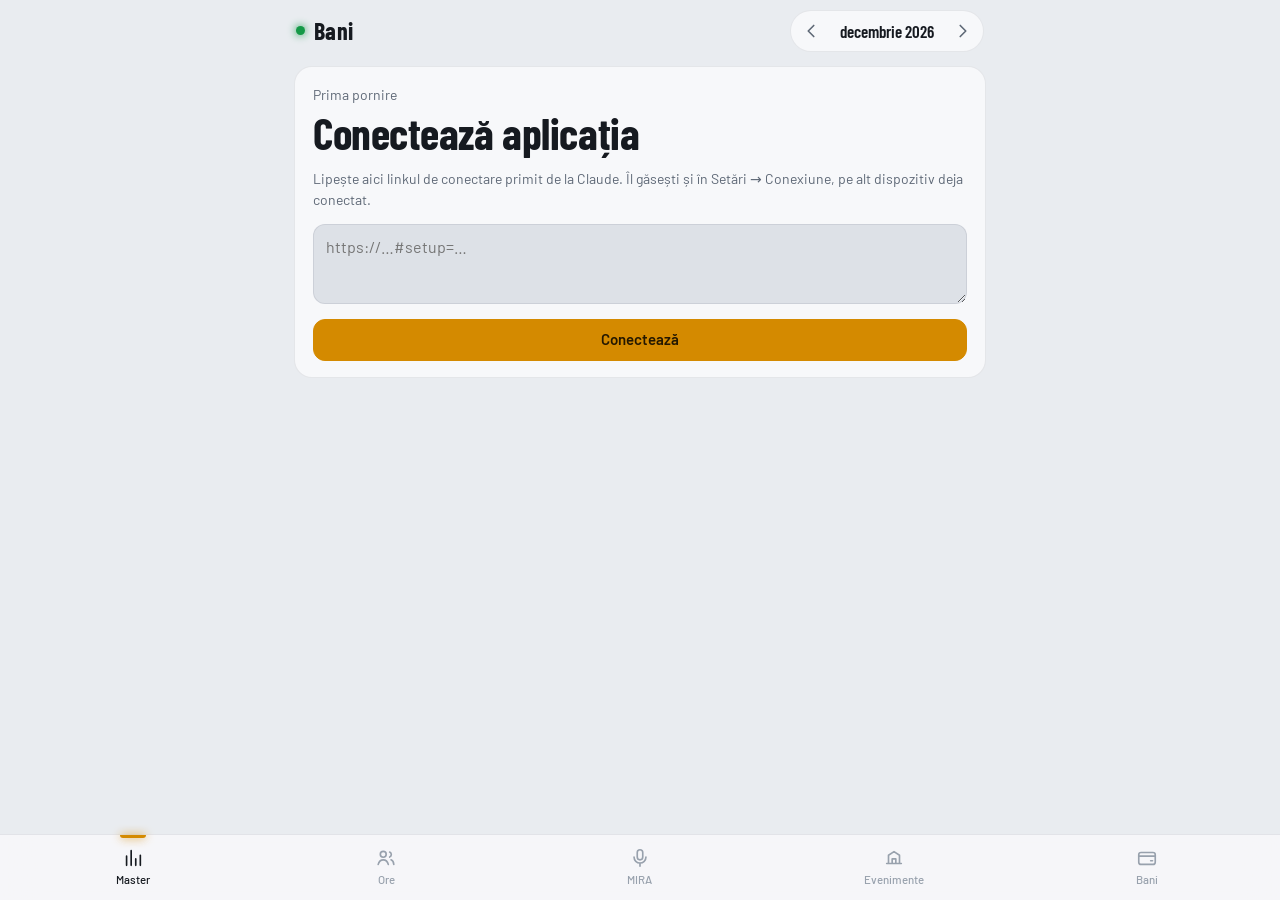
<file: bani/index.html>
<!DOCTYPE html>
<html lang="ro">
<head>
<meta charset="utf-8">
<meta name="viewport" content="width=device-width, initial-scale=1, viewport-fit=cover">
<meta name="theme-color" content="#171B21" media="(prefers-color-scheme: dark)">
<meta name="theme-color" content="#E9ECF0" media="(prefers-color-scheme: light)">
<meta name="apple-mobile-web-app-capable" content="yes">
<meta name="apple-mobile-web-app-status-bar-style" content="black-translucent">
<meta name="apple-mobile-web-app-title" content="Bani">
<link rel="apple-touch-icon" href="icon-180.png">
<link rel="manifest" href="manifest.json">
<title>Bani</title>
<link rel="preconnect" href="https://fonts.googleapis.com">
<link rel="preconnect" href="https://fonts.gstatic.com" crossorigin>
<link href="https://fonts.googleapis.com/css2?family=Barlow+Condensed:wght@500;600;700&family=Barlow:wght@400;500;600&display=swap" rel="stylesheet">
<link rel="stylesheet" href="style.css">
</head>
<body>
<div id="app">
  <header class="top">
    <div class="brand"><span class="led" id="syncLed" title="Sincronizare"></span><b>Bani</b></div>
    <div class="knob">
      <button class="icon" id="mPrev" aria-label="Luna anterioară"><svg viewBox="0 0 24 24"><path d="M15 6l-6 6 6 6"/></svg></button>
      <button class="knobLbl" id="mLbl"></button>
      <button class="icon" id="mNext" aria-label="Luna următoare"><svg viewBox="0 0 24 24"><path d="M9 6l6 6-6 6"/></svg></button>
    </div>
  </header>
  <main id="main"></main>
  <nav class="tabs" id="tabs">
    <button data-v="acasa"><svg viewBox="0 0 24 24"><path d="M5 20V10M10 20V4M15 20v-7M20 20v-11"/></svg><span>Master</span></button>
    <button data-v="ore"><svg viewBox="0 0 24 24"><circle cx="9" cy="8" r="3.2"/><path d="M3.5 19c.8-3.2 3-5 5.5-5s4.7 1.8 5.5 5"/><path d="M16 5.5a3 3 0 010 5.5M17.5 14c1.6.6 2.7 2.2 3 5"/></svg><span>Ore</span></button>
    <button data-v="mira"><svg viewBox="0 0 24 24"><rect x="9" y="3" width="6" height="11" rx="3"/><path d="M5.5 11a6.5 6.5 0 0013 0M12 17.5V21"/></svg><span>MIRA</span></button>
    <button data-v="ev"><svg viewBox="0 0 24 24"><path d="M4 18h16M6 18V9l6-4 6 4v9M10 18v-5h4v5"/></svg><span>Evenimente</span></button>
    <button data-v="bani"><svg viewBox="0 0 24 24"><rect x="3" y="6" width="18" height="13" rx="2.5"/><path d="M3 10h18M16 15h2"/></svg><span>Bani</span></button>
  </nav>
</div>
<div class="scrim" id="scrim"></div>
<section class="sheet" id="sheet" role="dialog" aria-modal="true"></section>
<div id="toast" role="status"></div>
<div id="pdfwrap"></div>
<script src="ics.js"></script>
<script src="app.js"></script>
</body>
</html>
</file>
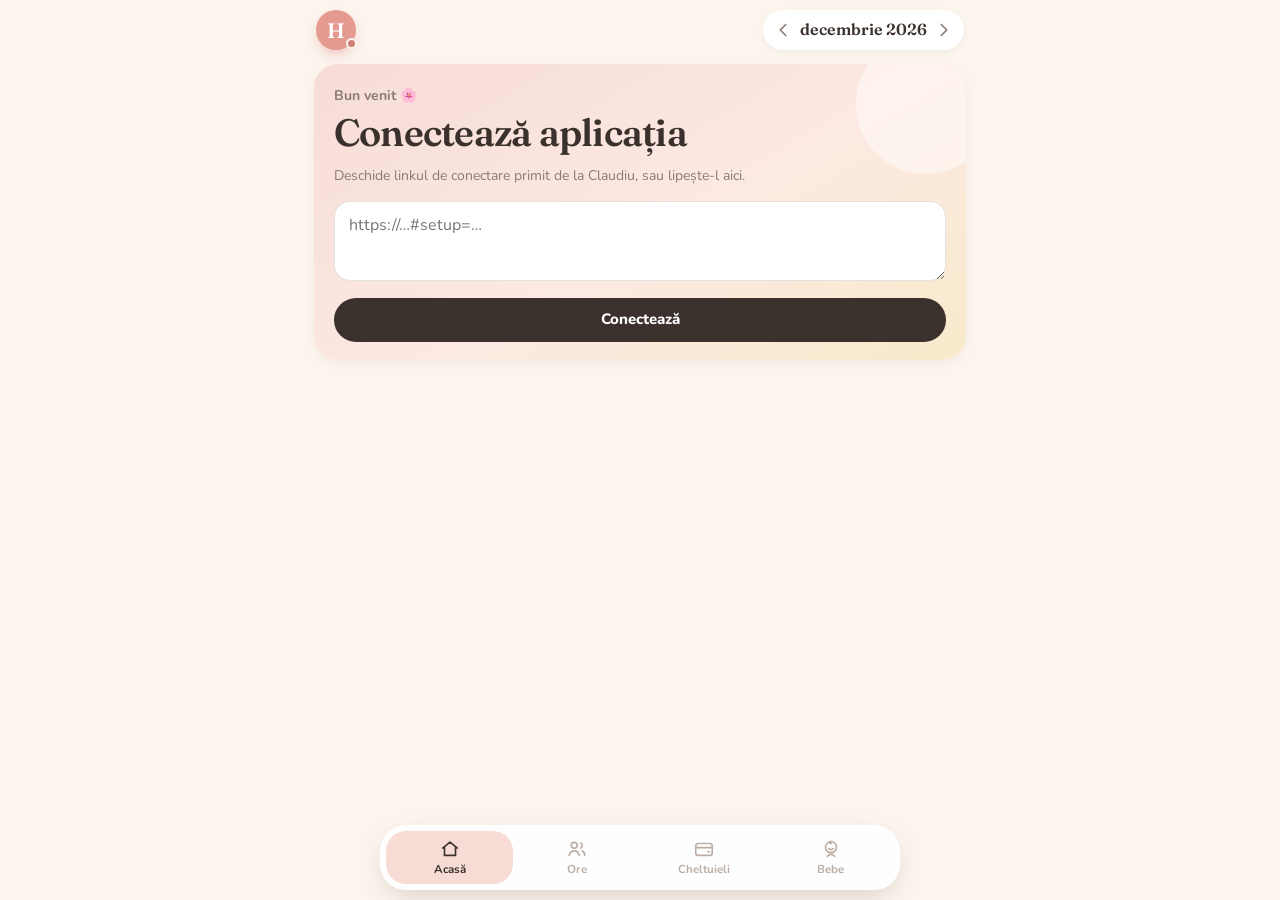
<file: hannah/index.html>
<!DOCTYPE html>
<html lang="ro">
<head>
<meta charset="utf-8">
<meta name="viewport" content="width=device-width, initial-scale=1, viewport-fit=cover">
<meta name="theme-color" content="#FBF5EE">
<meta name="apple-mobile-web-app-capable" content="yes">
<meta name="apple-mobile-web-app-status-bar-style" content="default">
<meta name="apple-mobile-web-app-title" content="Banii mei">
<link rel="apple-touch-icon" href="icon-180.png">
<link rel="manifest" href="manifest.json">
<title>Banii mei</title>
<link rel="preconnect" href="https://fonts.googleapis.com">
<link rel="preconnect" href="https://fonts.gstatic.com" crossorigin>
<link href="https://fonts.googleapis.com/css2?family=Fraunces:opsz,wght@9..144,500;9..144,600;9..144,700&family=Nunito:wght@400;600;700;800&display=swap" rel="stylesheet">
<link rel="stylesheet" href="style.css">
</head>
<body>
<div id="app">
  <header class="top">
    <button class="brand" onclick="openSettings()" aria-label="Setări"><span class="mark">H</span><span class="dot" id="syncDot"></span></button>
    <div class="mswitch">
      <button class="icon" id="mPrev" aria-label="Luna anterioară"><svg viewBox="0 0 24 24"><path d="M15 6l-6 6 6 6"/></svg></button>
      <span class="mLbl" id="mLbl"></span>
      <button class="icon" id="mNext" aria-label="Luna următoare"><svg viewBox="0 0 24 24"><path d="M9 6l6 6-6 6"/></svg></button>
    </div>
  </header>
  <main id="main"></main>
  <nav class="tabs" id="tabs">
    <button data-v="acasa"><svg viewBox="0 0 24 24"><path d="M4 11l8-6.5 8 6.5M6 9.5V19h12V9.5"/></svg><span>Acasă</span></button>
    <button data-v="ore"><svg viewBox="0 0 24 24"><circle cx="9" cy="8" r="3.2"/><path d="M3.5 19c.8-3.2 3-5 5.5-5s4.7 1.8 5.5 5"/><path d="M16 5.5a3 3 0 010 5.5M17.5 14c1.6.6 2.7 2.2 3 5"/></svg><span>Ore</span></button>
    <button data-v="chelt"><svg viewBox="0 0 24 24"><rect x="3" y="6" width="18" height="13" rx="3"/><path d="M3 10.5h18M16 15h2"/></svg><span>Cheltuieli</span></button>
    <button data-v="bebe"><svg viewBox="0 0 24 24"><circle cx="12" cy="10" r="6"/><path d="M9.5 11.5c.7.8 1.5 1.1 2.5 1.1s1.8-.3 2.5-1.1M12 4c-1 0-1.5.6-1.5 1.2S11 6.2 12 6"/><path d="M8 20c1-1.5 2.4-2.2 4-2.2s3 .7 4 2.2"/></svg><span>Bebe</span></button>
  </nav>
</div>
<div class="scrim" id="scrim"></div>
<section class="sheet" id="sheet" role="dialog" aria-modal="true"></section>
<div id="toast" role="status"></div>
<script src="ics.js"></script>
<script src="app.js"></script>
</body>
</html>
</file>
<file: bani/style.css>
:root{
  --bg:#171B21; --panel:#20262E; --panel2:#29303A; --well:#12161B;
  --ink:#EEF1F5; --mute:#8C97A6; --faint:#5C6673; --line:rgba(255,255,255,.07); --line2:rgba(255,255,255,.13);
  --ore:#49D3C1; --mira:#F27BD0; --ev:#6AA8FF; --exp:#FF8A65; --lamp:#FFC24B; --ok:#5BE38E; --bad:#FF6B6B;
  --r1:18px; --r2:12px; --r3:999px;
  --safeT:env(safe-area-inset-top,0px); --safeB:env(safe-area-inset-bottom,0px);
  --cond:"Barlow Condensed",system-ui,sans-serif; --body:"Barlow",system-ui,-apple-system,sans-serif;
  color-scheme:dark;
}
@media (prefers-color-scheme:light){
  :root{--bg:#E9ECF0;--panel:#F7F8FA;--panel2:#EEF0F3;--well:#DDE1E7;--ink:#161A20;--mute:#5E6876;--faint:#98A1AD;--line:rgba(10,20,40,.08);--line2:rgba(10,20,40,.16);
    --ore:#0E9F8F;--mira:#C2369F;--ev:#2F74E0;--exp:#E2552F;--lamp:#D48A00;--ok:#159947;--bad:#D33131;color-scheme:light}
}
*{box-sizing:border-box;-webkit-tap-highlight-color:transparent}
html,body{margin:0;background:var(--bg);color:var(--ink);font:16px/1.45 var(--body);-webkit-font-smoothing:antialiased;overscroll-behavior-y:none}
button{font:inherit;color:inherit;background:none;border:0;cursor:pointer;padding:0}
svg{width:22px;height:22px;fill:none;stroke:currentColor;stroke-width:1.8;stroke-linecap:round;stroke-linejoin:round}
.num{font-family:var(--cond);font-variant-numeric:tabular-nums;letter-spacing:.01em}
#app{max-width:720px;margin:0 auto;min-height:100vh;padding-bottom:calc(84px + var(--safeB))}

/* top */
.top{position:sticky;top:0;z-index:10;display:flex;justify-content:space-between;align-items:center;padding:calc(10px + var(--safeT)) 16px 10px;background:linear-gradient(var(--bg) 70%,transparent)}
.brand{display:flex;align-items:center;gap:9px;font-family:var(--cond);font-size:24px;letter-spacing:.02em}
.led{width:9px;height:9px;border-radius:50%;background:var(--ok);box-shadow:0 0 8px var(--ok);transition:background .3s,box-shadow .3s}
.led.busy{background:var(--lamp);box-shadow:0 0 8px var(--lamp)}
.led.off{background:var(--bad);box-shadow:0 0 8px var(--bad)}
.knob{display:flex;align-items:center;background:var(--panel);border:1px solid var(--line);border-radius:var(--r3);padding:3px}
.knob .icon{width:34px;height:34px;display:grid;place-items:center;border-radius:50%;color:var(--mute)}
.knob .icon:active{background:var(--panel2)}
.knobLbl{font-family:var(--cond);font-weight:600;font-size:17px;min-width:118px;text-align:center}

/* tabs */
.tabs{position:fixed;left:0;right:0;bottom:0;z-index:20;display:flex;justify-content:space-around;padding:6px 6px calc(6px + var(--safeB));background:color-mix(in srgb,var(--panel) 88%,transparent);backdrop-filter:blur(18px);-webkit-backdrop-filter:blur(18px);border-top:1px solid var(--line)}
.tabs button{flex:1;display:flex;flex-direction:column;align-items:center;gap:2px;padding:6px 0;color:var(--faint);font-size:11.5px;font-weight:500;position:relative}
.tabs button.on{color:var(--ink)}
.tabs button.on::before{content:"";position:absolute;top:-6px;width:26px;height:3px;border-radius:0 0 3px 3px;background:var(--lamp);box-shadow:0 0 10px var(--lamp)}

main{padding:4px 14px 20px}
.panel{background:var(--panel);border:1px solid var(--line);border-radius:var(--r1);padding:16px;margin-bottom:12px}
.panel.flat{background:transparent;border:0;padding:4px 2px}
h2{font-family:var(--cond);font-weight:600;font-size:20px;margin:0 0 10px;letter-spacing:.01em}
h3{font-family:var(--cond);font-weight:600;font-size:18px;margin:0}
.sub{color:var(--mute);font-size:14px}
.small{font-size:13px}
.mute{color:var(--mute)}
.ok{color:var(--ok)} .bad{color:var(--bad)} .lampc{color:var(--lamp)}
.row{display:flex;align-items:center;gap:12px;padding:11px 0;border-top:1px solid var(--line)}
.row:first-child{border-top:0}
.row .l{flex:1;min-width:0}
.row .t{font-weight:500;white-space:nowrap;overflow:hidden;text-overflow:ellipsis}
.row .s{font-size:13px;color:var(--mute)}
.row .v{font-family:var(--cond);font-size:19px;font-weight:600;white-space:nowrap}
.row.tap{cursor:pointer}
.row.tap:active{opacity:.6}
.empty{color:var(--mute);padding:8px 0;font-size:15px}
.bar{display:flex;align-items:center;gap:8px;flex-wrap:wrap}
.sp{flex:1}

/* master */
.master{position:relative;overflow:hidden;padding:18px 18px 16px}
.master .k{color:var(--mute);font-size:14px}
.master .big{font-family:var(--cond);font-weight:700;font-size:58px;line-height:1;letter-spacing:-.01em;margin:6px 0 2px}
.master .big small{font-size:26px;font-weight:600;color:var(--mute);margin-left:4px}
.master .cap{color:var(--mute);font-size:14px}
.meter{margin-top:18px}
.meter .leds{display:grid;grid-template-columns:repeat(40,1fr);gap:3px;height:22px}
.meter .leds i{border-radius:2px;background:var(--well);transition:background .25s}
.meter .leds i.g{background:var(--ok);box-shadow:0 0 6px color-mix(in srgb,var(--ok) 60%,transparent)}
.meter .leds i.a{background:var(--lamp);box-shadow:0 0 6px color-mix(in srgb,var(--lamp) 60%,transparent)}
.meter .scale{position:relative;height:30px;margin-top:6px;font-size:12px;color:var(--mute)}
.meter .scale span{position:absolute;transform:translateX(-50%);white-space:nowrap}
.meter .zero{position:absolute;top:-30px;width:2px;height:30px;background:var(--ink);transform:translateX(-1px)}
.meter .legend{display:flex;justify-content:space-between;font-size:13.5px;margin-top:2px}

/* channel strips */
.strips{display:grid;grid-template-columns:repeat(3,1fr);gap:10px;margin-bottom:12px}
.strip{background:var(--panel);border:1px solid var(--line);border-radius:var(--r1);padding:12px 10px 10px;display:flex;flex-direction:column;align-items:center;gap:8px;cursor:pointer}
.strip:active{transform:scale(.98)}
.strip .name{font-family:var(--cond);font-weight:600;font-size:16px;letter-spacing:.02em}
.strip .vu{width:16px;height:96px;border-radius:5px;background:var(--well);position:relative;overflow:hidden}
.strip .vu b{position:absolute;left:0;right:0;bottom:0;border-radius:5px;background:var(--c);box-shadow:0 0 12px color-mix(in srgb,var(--c) 55%,transparent);transition:height .9s cubic-bezier(.2,.8,.2,1)}
.strip .vu::after{content:"";position:absolute;inset:0;background:repeating-linear-gradient(to top,transparent 0 5px,var(--well) 5px 7px)}
.strip .amt{font-family:var(--cond);font-weight:700;font-size:19px}
.strip .hint{font-size:12px;color:var(--mute);text-align:center;line-height:1.25}

/* todo */
.todo{display:flex;align-items:center;gap:12px;padding:12px 0;border-top:1px solid var(--line);cursor:pointer}
.todo:first-child{border-top:0}
.todo .dot{width:10px;height:10px;border-radius:50%;background:var(--c,var(--lamp));box-shadow:0 0 8px var(--c,var(--lamp));flex:none}
.todo .x{flex:1}
.todo .v{font-family:var(--cond);font-weight:600;font-size:17px;color:var(--mute)}

/* chart */
.chart{position:relative}
.chart svg{width:100%;height:auto;display:block;stroke:none}
.chart .tip{position:absolute;pointer-events:none;background:var(--panel2);border:1px solid var(--line2);border-radius:10px;padding:8px 10px;font-size:13px;min-width:150px;transform:translate(-50%,-100%);opacity:0;transition:opacity .15s}
.chart .tip.on{opacity:1}
.keys{display:flex;flex-wrap:wrap;gap:12px;margin-top:8px;font-size:13px;color:var(--mute)}
.keys i{display:inline-block;width:9px;height:9px;border-radius:2px;background:var(--c);margin-right:6px}

/* ore */
.week{display:grid;grid-template-columns:repeat(7,1fr);gap:6px;margin-bottom:12px}
.day{background:var(--panel);border:1px solid var(--line);border-radius:14px;padding:8px 0 7px;text-align:center;cursor:pointer;position:relative}
.day .dn{font-size:12px;color:var(--mute)}
.day .dd{font-family:var(--cond);font-weight:700;font-size:22px;line-height:1.1}
.day .pips{display:flex;justify-content:center;gap:2px;height:6px;margin-top:3px}
.day .pips i{width:5px;height:5px;border-radius:50%;background:var(--faint)}
.day .pips i.y{background:var(--ore)} .day .pips i.n{background:var(--bad)}
.day.on{background:var(--ink);color:var(--bg)}
.day.on .dn{color:var(--bg);opacity:.7}
.day.today::after{content:"";position:absolute;left:50%;bottom:-5px;width:16px;height:3px;border-radius:2px;background:var(--lamp);transform:translateX(-50%)}
.weeknav{display:flex;align-items:center;justify-content:space-between;margin:2px 2px 10px}
.weeknav button{color:var(--mute);font-size:14px;padding:6px 8px;border-radius:10px}
.weeknav button:active{background:var(--panel)}
.kids{display:flex;flex-direction:column;gap:8px}
.kid{display:flex;align-items:center;gap:12px;background:var(--panel2);border:1px solid var(--line);border-radius:16px;padding:10px 12px;cursor:pointer;user-select:none;transition:background .2s,border-color .2s,transform .12s}
.kid:active{transform:scale(.985)}
.kid .av{width:40px;height:40px;border-radius:50%;display:grid;place-items:center;font-family:var(--cond);font-weight:700;font-size:17px;background:var(--well);color:var(--mute);flex:none;transition:all .2s}
.kid .nm{font-weight:600;white-space:nowrap;overflow:hidden;text-overflow:ellipsis}
.kid .tm{font-size:13px;color:var(--mute)}
.kid .st{font-family:var(--cond);font-weight:600;font-size:16px;color:var(--mute)}
.kid.y{border-color:color-mix(in srgb,var(--ore) 50%,transparent);background:color-mix(in srgb,var(--ore) 12%,var(--panel2))}
.kid.y .av{background:var(--ore);color:#06201C}
.kid.y .st{color:var(--ore)}
.kid.n .nm{text-decoration:line-through;color:var(--mute)}
.kid.n .av{background:color-mix(in srgb,var(--bad) 25%,var(--well));color:var(--bad)}
.kid.n .st{color:var(--bad)}
.kid .yn{display:flex;border:1px solid var(--line2);border-radius:11px;overflow:hidden;flex:none}
.kid .yn button{height:36px;padding:0 12px;font-weight:600;font-size:14px;color:var(--mute);background:transparent;transition:background .15s,color .15s}
.kid .yn button+button{border-left:1px solid var(--line2)}
.kid .yn button.y.on{background:var(--ore);color:#06201C}
.kid .yn button.n.on{background:var(--bad);color:#2A0606}
.kid{cursor:default}
.kid .hide{color:var(--faint);padding:6px}
.pop{animation:pop .35s cubic-bezier(.2,1.6,.4,1)}
@keyframes pop{0%{transform:scale(.6)}100%{transform:scale(1)}}

/* buttons, inputs */
.btn{display:inline-flex;align-items:center;justify-content:center;gap:8px;height:42px;padding:0 16px;border-radius:12px;background:var(--panel2);border:1px solid var(--line2);font-weight:600;font-size:15px}
.btn:active{transform:scale(.97)}
.btn.p{background:var(--lamp);border-color:var(--lamp);color:#241800}
.btn.sm{height:34px;padding:0 12px;font-size:14px;border-radius:10px}
.btn.ghost{background:transparent;border-color:transparent;color:var(--mute)}
.btn.full{width:100%}
.btn:disabled{opacity:.4}
.field{display:grid;gap:5px;margin-bottom:12px}
.field>span{font-size:13px;color:var(--mute);font-weight:500}
input,select,textarea{font:inherit;font-size:16px;color:var(--ink);background:var(--well);border:1px solid var(--line);border-radius:12px;padding:10px 12px;width:100%;outline:none}
input:focus,select:focus,textarea:focus{border-color:var(--lamp)}
textarea{min-height:80px;resize:vertical}
.g2{display:grid;grid-template-columns:1fr 1fr;gap:10px}
.g3{display:grid;grid-template-columns:1fr 1fr 1fr;gap:10px}
.check{display:flex;align-items:center;gap:10px;font-size:15px;padding:6px 0;cursor:pointer}
.check input{display:none}
.check .box{width:24px;height:24px;border-radius:8px;border:1.5px solid var(--line2);display:grid;place-items:center;flex:none;transition:all .15s}
.check input:checked+.box{background:var(--lamp);border-color:var(--lamp)}
.check input:checked+.box::after{content:"";width:6px;height:11px;border:solid #241800;border-width:0 2.5px 2.5px 0;transform:rotate(45deg) translate(-1px,-1px)}
.seg{display:flex;background:var(--panel);border:1px solid var(--line);border-radius:12px;padding:3px;margin-bottom:12px}
.seg button{flex:1;height:36px;border-radius:9px;font-weight:600;font-size:15px;color:var(--mute)}
.seg button.on{background:var(--panel2);color:var(--ink);box-shadow:0 1px 0 var(--line2)}
.chip{display:inline-flex;align-items:center;font-size:12.5px;font-weight:600;border-radius:999px;padding:2px 9px;background:var(--well);color:var(--mute);white-space:nowrap}
.chip.warn{background:color-mix(in srgb,var(--lamp) 18%,transparent);color:var(--lamp)}
.chip.ok{background:color-mix(in srgb,var(--ok) 15%,transparent);color:var(--ok)}
.chip.bad{background:color-mix(in srgb,var(--bad) 15%,transparent);color:var(--bad)}

/* mira timeline */
.tl{position:relative;padding-left:20px}
.tl::before{content:"";position:absolute;left:6px;top:6px;bottom:6px;width:2px;background:var(--line2);border-radius:2px}
.tl .it{position:relative;padding:8px 0 12px;cursor:pointer}
.tl .it::before{content:"";position:absolute;left:-19px;top:14px;width:12px;height:12px;border-radius:50%;background:var(--bg);border:2px solid var(--c,var(--faint))}
.tl .it.done::before{background:var(--c)}
.tl .it .t{font-weight:600}
.tl .it .s{font-size:13px;color:var(--mute)}

/* event cards */
.evc{background:var(--panel);border:1px solid var(--line);border-radius:var(--r1);padding:14px 16px;margin-bottom:10px;cursor:pointer}
.evc:active{transform:scale(.99)}
.evc .split{display:flex;height:8px;border-radius:5px;overflow:hidden;background:var(--well);margin:10px 0 6px}
.evc .split i{display:block;height:100%}

/* donut */
.donut{display:flex;align-items:center;gap:16px}
.donut svg{width:120px;height:120px;flex:none;stroke:none}
.donut .lg{flex:1;font-size:14px}
.donut .lg div{display:flex;justify-content:space-between;gap:10px;padding:3px 0}
.donut .lg i{display:inline-block;width:9px;height:9px;border-radius:2px;margin-right:7px;background:var(--c)}

/* sheet */
.scrim{position:fixed;inset:0;background:rgba(0,0,0,.45);opacity:0;pointer-events:none;transition:opacity .25s;z-index:40}
.scrim.on{opacity:1;pointer-events:auto}
.sheet{position:fixed;left:0;right:0;bottom:0;z-index:50;max-width:720px;margin:0 auto;max-height:92vh;overflow:auto;background:var(--bg);border-radius:22px 22px 0 0;border-top:1px solid var(--line2);transform:translateY(105%);visibility:hidden;transition:transform .32s cubic-bezier(.2,.9,.2,1),visibility 0s .32s;padding:0 16px calc(24px + var(--safeB))}
.sheet.on{transform:none;visibility:visible;transition:transform .32s cubic-bezier(.2,.9,.2,1)}
.sheet .grab{width:42px;height:5px;border-radius:3px;background:var(--line2);margin:8px auto 6px}
.sheet .hd{position:sticky;top:0;background:var(--bg);display:flex;align-items:center;gap:10px;padding:6px 0 12px;z-index:2}
.sheet .hd h3{flex:1;font-size:22px}
.copy{border:1px dashed var(--line2);border-radius:14px;padding:6px 12px;margin-top:10px}
.copy .cr{display:flex;align-items:center;gap:10px;padding:9px 0;border-top:1px solid var(--line)}
.copy .cr:first-child{border-top:0}
.copy .cv{font-weight:600;word-break:break-all}
table.t{width:100%;border-collapse:collapse;font-size:14px}
table.t th{text-align:left;color:var(--mute);font-weight:500;font-size:12.5px;padding:4px}
table.t td{padding:3px 2px}
table.t input{padding:7px 8px;font-size:14px;border-radius:8px}

#toast{position:fixed;left:50%;bottom:calc(96px + var(--safeB));transform:translate(-50%,20px);background:var(--ink);color:var(--bg);padding:10px 16px;border-radius:12px;font-weight:600;font-size:14.5px;opacity:0;transition:all .25s;pointer-events:none;z-index:60;max-width:88vw;text-align:center}
#toast.on{opacity:1;transform:translate(-50%,0)}
#pdfwrap{position:fixed;left:-10000px;top:0;width:794px;background:#fff;color:#111}
.rp{font:12px/1.4 Arial,sans-serif;color:#111;padding:28px 34px}
.rp h1{font-size:22px;margin:0 0 2px}
.rp h2{font:600 13px Arial;margin:18px 0 6px;border-bottom:1.5px solid #111;padding-bottom:3px}
.rp table{width:100%;border-collapse:collapse}
.rp th,.rp td{border:1px solid #999;padding:4px 6px;text-align:left;vertical-align:top}
.rp th{background:#eee;font-size:11px}
.rp .meta{display:grid;grid-template-columns:1fr 1fr;gap:2px 20px;margin-top:8px}
.rp .pre{white-space:pre-wrap}

.boot .strip .vu b{height:0!important}
@media (prefers-reduced-motion:reduce){*{transition:none!important;animation:none!important}}
@media (min-width:600px){.strips{gap:14px}.master .big{font-size:68px}}
</file>
<file: hannah/style.css>
:root{
  --bg:#FBF5EE; --card:#FFFFFF; --card2:#F6EEE5; --well:#EFE4D8;
  --ink:#3A302C; --mute:#8A7B72; --faint:#BCAEA4; --line:rgba(90,60,40,.08); --line2:rgba(90,60,40,.15);
  --rose:#E59A8F; --rose2:#F7DCD6; --sage:#8DAE8F; --sage2:#DCE9DA; --butter:#E9BE6C; --butter2:#F8EACB;
  --lav:#A996CF; --lav2:#E7E0F3; --sky:#86AFCB; --sky2:#DCEAF3; --clay:#C98B6B;
  --in:#6E9E73; --out:#D27F73;
  --r1:24px; --r2:16px; --r3:999px;
  --safeT:env(safe-area-inset-top,0px); --safeB:env(safe-area-inset-bottom,0px);
  --disp:"Fraunces",Georgia,serif; --body:"Nunito",system-ui,-apple-system,sans-serif;
  color-scheme:light;
}
*{box-sizing:border-box;-webkit-tap-highlight-color:transparent}
html,body{margin:0;background:var(--bg);color:var(--ink);font:16px/1.45 var(--body);-webkit-font-smoothing:antialiased;overscroll-behavior-y:none}
body::before{content:"";position:fixed;inset:-20% -30% auto auto;width:420px;height:420px;border-radius:50%;background:radial-gradient(circle,var(--rose2),transparent 65%);opacity:.7;z-index:-1;pointer-events:none}
body::after{content:"";position:fixed;inset:auto auto -15% -25%;width:420px;height:420px;border-radius:50%;background:radial-gradient(circle,var(--sage2),transparent 65%);opacity:.7;z-index:-1;pointer-events:none}
button{font:inherit;color:inherit;background:none;border:0;cursor:pointer;padding:0}
input,select,textarea{font:inherit;color:inherit}
svg{width:22px;height:22px;fill:none;stroke:currentColor;stroke-width:1.8;stroke-linecap:round;stroke-linejoin:round}
.num{font-family:var(--disp);font-variant-numeric:tabular-nums lining-nums}
#app{max-width:680px;margin:0 auto;min-height:100vh;padding-bottom:calc(92px + var(--safeB))}

/* top */
.top{position:sticky;top:0;z-index:10;display:flex;justify-content:space-between;align-items:center;padding:calc(10px + var(--safeT)) 16px 10px;background:linear-gradient(var(--bg) 72%,transparent)}
.brand{position:relative;display:flex;align-items:center}
.mark{width:40px;height:40px;border-radius:50%;display:grid;place-items:center;background:var(--rose);color:#fff;font-family:var(--disp);font-weight:600;font-size:21px;box-shadow:0 6px 16px -6px var(--rose)}
.dot{position:absolute;right:-1px;bottom:1px;width:11px;height:11px;border-radius:50%;background:var(--sage);border:2px solid var(--bg);transition:background .3s}
.dot.busy{background:var(--butter)} .dot.off{background:var(--out)}
.mswitch{display:flex;align-items:center;background:var(--card);border-radius:var(--r3);padding:3px;box-shadow:0 2px 10px -4px var(--line2)}
.mswitch .icon{width:34px;height:34px;display:grid;place-items:center;border-radius:50%;color:var(--mute)}
.mswitch .icon:active{background:var(--card2)}
.mLbl{font-family:var(--disp);font-weight:600;font-size:16px;min-width:124px;text-align:center}

/* tabs */
.tabs{position:fixed;left:12px;right:12px;bottom:calc(10px + var(--safeB));z-index:20;max-width:520px;margin:0 auto;display:flex;padding:6px;background:color-mix(in srgb,var(--card) 90%,transparent);backdrop-filter:blur(18px);-webkit-backdrop-filter:blur(18px);border-radius:26px;box-shadow:0 10px 30px -10px rgba(90,60,40,.28)}
.tabs button{flex:1;display:flex;flex-direction:column;align-items:center;gap:1px;padding:7px 0 6px;color:var(--faint);font-size:11.5px;font-weight:700;border-radius:20px;transition:background .2s,color .2s}
.tabs button.on{color:var(--ink);background:var(--rose2)}
.tabs button[data-v=ore].on{background:var(--sage2)} .tabs button[data-v=chelt].on{background:var(--butter2)} .tabs button[data-v=bebe].on{background:var(--lav2)}

main{padding:4px 14px 20px}
.card{background:var(--card);border-radius:var(--r1);padding:18px;margin-bottom:14px;box-shadow:0 4px 18px -10px rgba(90,60,40,.22)}
h2{font-family:var(--disp);font-weight:600;font-size:21px;margin:0 0 10px}
h3{font-family:var(--disp);font-weight:600;font-size:18px;margin:0}
.sub{color:var(--mute);font-size:14px}
.small{font-size:13px}
.mute{color:var(--mute)}
.bar{display:flex;align-items:center;gap:8px;flex-wrap:wrap}
.sp{flex:1}
.empty{color:var(--mute);padding:6px 0;font-size:15px}
.hd2{display:flex;align-items:center;gap:8px;margin-bottom:10px}
.hd2 h2{margin:0;flex:1}

/* hero */
.hero{position:relative;overflow:hidden;padding:22px 20px 18px;background:linear-gradient(150deg,var(--rose2),#FCE9E2 55%,var(--butter2))}
.hero.sage{background:linear-gradient(150deg,var(--sage2),#EEF4EA 55%,var(--butter2))}
.hero.lav{background:linear-gradient(150deg,var(--lav2),#F3EEF8 55%,var(--rose2))}
.hero.butter{background:linear-gradient(150deg,var(--butter2),#FBF3E2 55%,var(--rose2))}
.hero .k{color:var(--mute);font-size:14px;font-weight:700}
.hero .big{font-family:var(--disp);font-weight:600;font-size:54px;line-height:1;margin:8px 0 4px;letter-spacing:-.02em}
.hero .big small{font-size:22px;font-weight:500;color:var(--mute);margin-left:5px;letter-spacing:0}
.hero .cap{color:var(--mute);font-size:14px}
.hero .blob{position:absolute;right:-30px;top:-30px;width:140px;height:140px;border-radius:50%;background:rgba(255,255,255,.45)}
.pills{display:grid;grid-template-columns:1fr 1fr;gap:10px;margin-top:16px}
.pill{background:rgba(255,255,255,.7);border-radius:var(--r2);padding:10px 12px}
.pill .l{font-size:12.5px;color:var(--mute);font-weight:700}
.pill .v{font-family:var(--disp);font-size:22px;font-weight:600}
.in{color:var(--in)} .out{color:var(--out)}

/* rows */
.row{display:flex;align-items:center;gap:12px;padding:11px 0;border-top:1px solid var(--line)}
.row:first-child{border-top:0}
.row .ic{width:38px;height:38px;border-radius:13px;display:grid;place-items:center;flex:none;font-size:18px}
.row .l{flex:1;min-width:0}
.row .t{font-weight:700;white-space:nowrap;overflow:hidden;text-overflow:ellipsis}
.row .s{font-size:13px;color:var(--mute)}
.row .v{font-family:var(--disp);font-size:18px;font-weight:600;white-space:nowrap}
.row.tap{cursor:pointer} .row.tap:active{opacity:.6}
.row.done .t{text-decoration:line-through;color:var(--mute)}

/* buttons */
.btn{display:inline-flex;align-items:center;justify-content:center;gap:6px;padding:11px 16px;border-radius:var(--r3);background:var(--card2);font-weight:800;font-size:15px}
.btn:active{transform:scale(.97)}
.btn.p{background:var(--ink);color:#fff}
.btn.rose{background:var(--rose);color:#fff}
.btn.sm{padding:7px 12px;font-size:13.5px}
.btn.ghost{background:transparent;color:var(--mute)}
.btn.full{width:100%}
.add{width:36px;height:36px;border-radius:50%;background:var(--ink);color:#fff;display:grid;place-items:center;font-size:22px;line-height:1;font-weight:600}

/* check */
.chk{width:26px;height:26px;border-radius:9px;border:2px solid var(--line2);display:grid;place-items:center;flex:none;transition:all .2s;background:#fff}
.chk.on{background:var(--sage);border-color:var(--sage);color:#fff}
.chk svg{width:16px;height:16px;stroke-width:3;opacity:0}
.chk.on svg{opacity:1}

/* chips & seg */
.chips{display:flex;gap:7px;flex-wrap:wrap}
.chip{padding:7px 12px;border-radius:var(--r3);background:var(--card2);font-size:14px;font-weight:700;color:var(--mute)}
.chip.on{background:var(--ink);color:#fff}
.tag{display:inline-block;padding:2px 8px;border-radius:var(--r3);font-size:12px;font-weight:800;background:var(--card2);color:var(--mute)}
.tag.ok{background:var(--sage2);color:#4F7A53} .tag.warn{background:var(--butter2);color:#9A6E1C} .tag.lav{background:var(--lav2);color:#6E5A99}
.seg{display:flex;background:var(--card2);border-radius:var(--r3);padding:3px;margin-bottom:14px}
.seg button{flex:1;padding:8px 6px;border-radius:var(--r3);font-weight:800;font-size:14px;color:var(--mute)}
.seg button.on{background:#fff;color:var(--ink);box-shadow:0 2px 8px -4px var(--line2)}

/* fields */
.field{display:block;margin-bottom:12px}
.field span{display:block;font-size:13px;font-weight:700;color:var(--mute);margin:0 0 5px 4px}
.field input,.field select,.field textarea,textarea{width:100%;padding:12px 14px;border-radius:var(--r2);border:1.5px solid var(--line2);background:#fff;font-size:16px;outline:none}
.field input:focus,.field select:focus,textarea:focus{border-color:var(--rose)}
textarea{min-height:80px;resize:vertical}
.g2{display:grid;grid-template-columns:1fr 1fr;gap:10px}

/* ore */
.week{display:grid;grid-template-columns:repeat(7,1fr);gap:6px;margin-bottom:14px}
.dc{background:var(--card);border-radius:16px;padding:8px 0 7px;text-align:center;box-shadow:0 3px 12px -8px rgba(90,60,40,.3)}
.dc .w{font-size:11.5px;color:var(--mute);font-weight:800}
.dc .d{font-family:var(--disp);font-size:20px;font-weight:600}
.dc .p{display:flex;justify-content:center;gap:3px;height:6px;margin-top:2px}
.dc .p i{width:6px;height:6px;border-radius:50%;background:var(--faint)}
.dc .p i.y{background:var(--sage)} .dc .p i.n{background:var(--out)}
.dc.on{background:var(--ink);color:#fff} .dc.on .w{color:rgba(255,255,255,.7)}
.dc.td .d{color:var(--rose)} .dc.on.td .d{color:#fff}
.weeknav{display:flex;justify-content:space-between;margin:0 2px 8px}
.weeknav button{font-size:13.5px;font-weight:800;color:var(--mute);padding:6px 4px}
.kid{display:flex;align-items:center;gap:12px;padding:10px 0;border-top:1px solid var(--line)}
.kid:first-child{border-top:0}
.av{width:42px;height:42px;border-radius:50%;display:grid;place-items:center;background:var(--card2);font-weight:800;color:var(--mute);flex:none;transition:all .25s}
.kid.y .av{background:var(--sage);color:#fff} .kid.n .av{background:var(--rose2);color:var(--out)}
.av.pop{animation:pop .35s}
@keyframes pop{50%{transform:scale(1.18)}}
.kid .nm{font-weight:800}
.kid .tm{font-size:13px;color:var(--mute);white-space:nowrap}
.yn{display:flex;gap:6px}
.yn button{padding:8px 10px;border-radius:var(--r3);background:var(--card2);font-size:13.5px;font-weight:800;color:var(--mute)}
.yn .y.on{background:var(--sage);color:#fff} .yn .n.on{background:var(--out);color:#fff}
.hide{color:var(--faint);padding:4px}
.hide svg{width:17px;height:17px}

/* charts */
.donut{display:flex;align-items:center;gap:16px}
.donut svg{width:132px;height:132px;flex:none}
.legend{flex:1;min-width:0;display:flex;flex-direction:column;gap:6px}
.legend div{display:flex;align-items:center;gap:8px;font-size:14px}
.legend i{width:10px;height:10px;border-radius:50%;flex:none}
.legend b{margin-left:auto;font-family:var(--disp);font-weight:600}
.legend span{white-space:nowrap;overflow:hidden;text-overflow:ellipsis}
.bars{display:flex;align-items:flex-end;gap:8px;height:150px;padding-top:10px}
.bars .m{flex:1;display:flex;flex-direction:column;align-items:center;gap:6px;height:100%;cursor:pointer}
.bars .cols{flex:1;width:100%;display:flex;align-items:flex-end;justify-content:center;gap:3px}
.bars .cols i{width:40%;max-width:16px;border-radius:6px 6px 3px 3px;min-height:3px;transition:height .5s cubic-bezier(.2,.9,.2,1)}
.bars .lb{font-size:12px;font-weight:800;color:var(--mute)}
.bars .m.on .lb{color:var(--ink)}
.prog{height:12px;border-radius:8px;background:rgba(255,255,255,.7);overflow:hidden;margin-top:14px}
.prog i{display:block;height:100%;border-radius:8px;background:var(--lav);transition:width .6s}

/* bebe */
.grp{font-size:12.5px;font-weight:800;color:var(--mute);text-transform:uppercase;letter-spacing:.06em;margin:16px 0 2px}
.grp:first-child{margin-top:0}
.cd{display:flex;gap:10px;margin-top:14px}
.cd div{flex:1;background:rgba(255,255,255,.7);border-radius:var(--r2);padding:10px;text-align:center}
.cd b{display:block;font-family:var(--disp);font-size:26px;font-weight:600;line-height:1.1}
.cd span{font-size:12px;color:var(--mute);font-weight:700}

/* sheet */
.scrim{position:fixed;inset:0;background:rgba(58,48,44,.35);opacity:0;pointer-events:none;transition:opacity .25s;z-index:40}
.scrim.on{opacity:1;pointer-events:auto}
.sheet{position:fixed;left:0;right:0;bottom:0;z-index:50;max-width:680px;margin:0 auto;max-height:90vh;overflow:auto;background:var(--bg);border-radius:28px 28px 0 0;transform:translateY(105%);visibility:hidden;transition:transform .32s cubic-bezier(.2,.9,.2,1),visibility 0s .32s;padding:0 18px calc(24px + var(--safeB))}
.sheet.on{transform:none;visibility:visible;transition:transform .32s cubic-bezier(.2,.9,.2,1)}
.sheet .grab{width:42px;height:5px;border-radius:3px;background:var(--line2);margin:8px auto 6px}
.sheet .hd{position:sticky;top:0;background:var(--bg);display:flex;align-items:center;gap:10px;padding:6px 0 12px;z-index:2}
.sheet .hd h3{flex:1;font-size:22px}
#toast{position:fixed;left:50%;bottom:calc(100px + var(--safeB));transform:translate(-50%,20px);background:var(--ink);color:#fff;padding:10px 16px;border-radius:14px;font-weight:700;font-size:14.5px;opacity:0;transition:all .25s;pointer-events:none;z-index:60;max-width:88vw;text-align:center}
#toast.on{opacity:1;transform:translate(-50%,0)}
.view{animation:fade .3s ease}
@keyframes fade{from{opacity:0;transform:translateY(6px)}}
@media (prefers-reduced-motion:reduce){.view,.av.pop{animation:none}}
</file>
